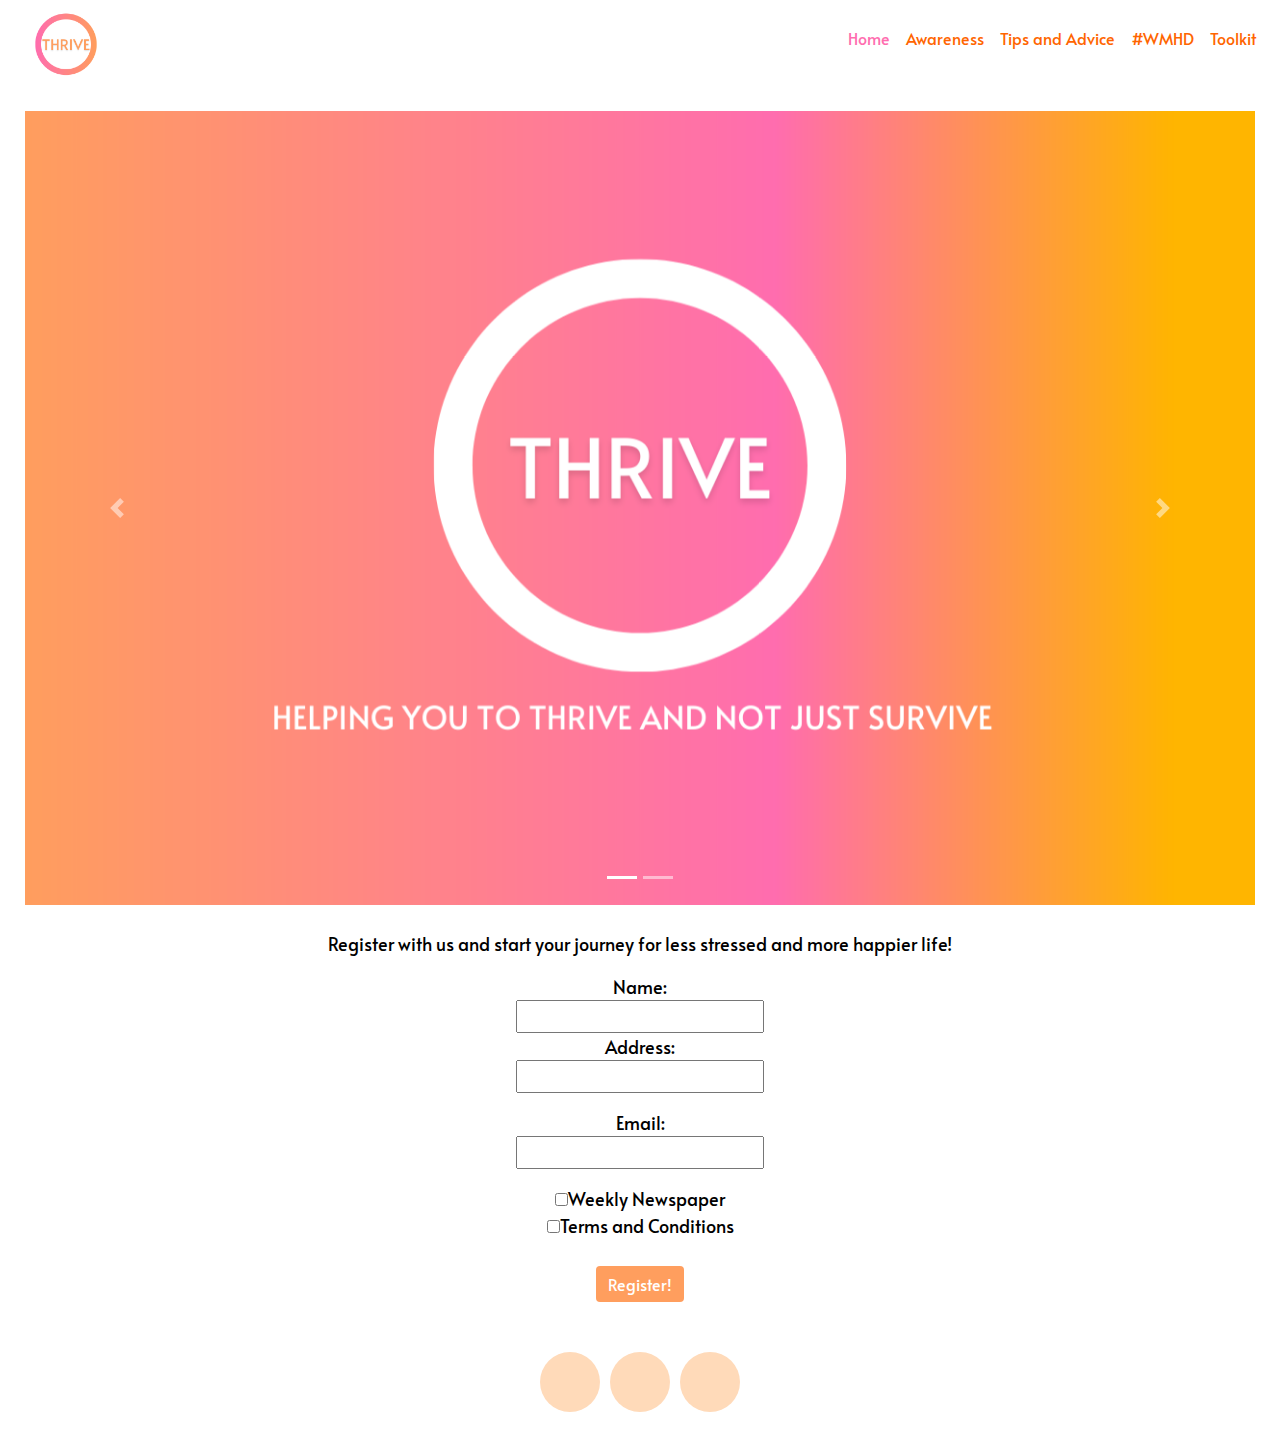
<file: index.html>
<!DOCTYPE html>
<html lang="en">

<head>
  <meta charset="utf-8">

  <!-- this scales the content to display nicely on mobiles/tablets -->
  <meta name="viewport" content="width=device-width, initial-scale=1">

  <title>THRIVE</title>

  <link rel="shortcut icon" href="./favicon.ico" />
  <link rel="icon" href="favicon.ico" type="image/favicon" />

  <!-- Bootstrap and FontAwesome cdn links -->
  <link rel="stylesheet" href="https://stackpath.bootstrapcdn.com/bootstrap/4.3.1/css/bootstrap.min.css"
    integrity="sha384-ggOyR0iXCbMQv3Xipma34MD+dH/1fQ784/j6cY/iJTQUOhcWr7x9JvoRxT2MZw1T" crossorigin="anonymous">
  <link rel="stylesheet" href="https://use.fontawesome.com/releases/v5.8.1/css/all.css"
    integrity="sha384-50oBUHEmvpQ+1lW4y57PTFmhCaXp0ML5d60M1M7uH2+nqUivzIebhndOJK28anvf" crossorigin="anonymous">
  <!-- our custom styles -->
  <link rel="stylesheet" href="./css/styles.css">
  <link href="https://fonts.googleapis.com/css2?family=Alata&display=swap" rel="stylesheet">

</head>

<div class="indexbody">
<body>
  <!-- ==== NAV BAR (BOOTSTRAP) ===== -->
  <!-- use the "fixed-top" bootstrap class to fix the nav bar to the top of page.
         BUT, remember to add enough padding to the top of the <body> -->
           
          <nav class="navbar navbar-expand-md fixed-top navbar-light bg-white">
    
            <a class="navbar-brand" href="#"> 
              <img src="./images/thrivelogo.png" width="70" height="70" alt="thrive logo">
              </a>
          
      <button class="navbar-toggler" type="button" data-toggle="collapse" data-target="#navbarsExampleDefault" aria-controls="navbarsExampleDefault" aria-expanded="false" aria-label="Toggle navigation">
        <span class="navbar-toggler-icon"></span>
      </button>

      <div class="collapse navbar-collapse" id="navbarsExampleDefault">
        <ul class="navbar-nav ml-auto">
          <li class="nav-item">
            <a class="nav-link" href="index.html">Home</a>
          </li>
          <li class="nav-item active">
            <a class="nav-link" href="awareness.html">Awareness</a>
          </li>
          <li class="nav-item active">
            <a class="nav-link" href="tips.html">Tips and Advice</a>
          </li>
          <li class="nav-item active">
            <a class="nav-link" href="wmhd.html">#WMHD</a>
          </li>
          <li class="nav-item active">
            <a class="nav-link" href="toolkit.html">Toolkit</a>
          </li>
        </ul>
      </div>
    </nav>
            
             
          </nav>
        <br>
      <br>
    <br>
      <!-- ==== carousel section (BOOTSTRAP) ==== -->
      <div id="carouselExampleIndicators" class="carousel slide" data-ride="carousel">
        <ol class="carousel-indicators">
          <li data-target="#carouselExampleIndicators" data-slide-to="0" class="active"></li>
          <li data-target="#carouselExampleIndicators" data-slide-to="1"></li>
      
        </ol>
        <div class="carousel-inner">
          <div class="carousel-item active">
            <img src="./images/thrivecolours.png" class="d-block w-100"
              alt="helping you to thrive and not just survive">
          </div>
          <div class="carousel-item">
            <img src="./images/thriveabout.png" class="d-block w-100" alt="about thrive">
  
          </div>
          
        </div>
        <a class="carousel-control-prev" href="#carouselExampleIndicators" role="button" data-slide="prev">
          <span class="carousel-control-prev-icon" aria-hidden="true"></span>
          <span class="sr-only">Previous</span>
        </a>
        <a class="carousel-control-next" href="#carouselExampleIndicators" role="button" data-slide="next">
          <span class="carousel-control-next-icon" aria-hidden="true"></span>
          <span class="sr-only">Next</span>
        </a>
      </div>
      <!-- ==== END carousel section ==== -->


       <!-- ==== REGISTRATION FORM - GIZEM ===-->
      <HEAD>
        <TITLE>Test Input </TITLE>
        <SCRIPT LANGUAGE="JavaScript">
          function readText(form) {
            TestVar = form.inputbox.value;
            alert("You typed: " + TestVar);
          }
          function writeText(form) {
            form.inputbox.value = "Resitered!"
          }
        </SCRIPT>
      </HEAD>

      <BODY>
        <div id="demo">
          <p>Register with us and start your journey for less stressed and more happier life!</p>
          <FORM NAME="myform" ACTION="" METHOD="GET">
            Name: <BR>
            <INPUT TYPE="text" NAME="inputbox" VALUE="">
            <P>
              Address: <BR>
              <INPUT TYPE="text" NAME="inputbox" VALUE="">
            <P>
              Email: <BR>
              <INPUT TYPE="text" NAME="inputbox" VALUE="">
            <P></P>
            <INPUT TYPE="checkbox" NAME="check1" Value="Check1">Weekly Newspaper<BR>
            <INPUT TYPE="checkbox" NAME="check2" Value="Check2">Terms and Conditions <BR>
            <BR>
            <button class="btn btn-primary" type="button" onclick="document.getElementById('demo').style.display='none'">Register!</button>
          </FORM>
        </div>

        <footer>
          <!-- ==== social icons ==== -->
          <a href="https://twitter.com/CodeFirstGirls" target="_blank">
            <span class='social-icon'><i class="fab fa-twitter"></i></span>
          </a>
          <a href="https://facebook.com/codefirstgirls/" target="_blank">
            <span class='social-icon'><i class="fab fa-facebook-f"></i></span>
          </a>
          <a href="https://instagram.com/codefirstgirls/" target="_blank">
            <span class='social-icon'><i class="fab fa-instagram"></i></span>
          </a>
    
        </footer>

<!-- Bootstrap needs the these 3 javascript links for things like carousel and modals to work properly.
         we also need jQuery for the code for the "scroll to the top" code in scripts.js -->
<script src="https://code.jquery.com/jquery-3.3.1.min.js"
  integrity="sha256-FgpCb/KJQlLNfOu91ta32o/NMZxltwRo8QtmkMRdAu8=" crossorigin="anonymous"></script>
<script src="https://cdnjs.cloudflare.com/ajax/libs/popper.js/1.14.7/umd/popper.min.js"
  integrity="sha384-UO2eT0CpHqdSJQ6hJty5KVphtPhzWj9WO1clHTMGa3JDZwrnQq4sF86dIHNDz0W1" crossorigin="anonymous"></script>
<script src="https://stackpath.bootstrapcdn.com/bootstrap/4.3.1/js/bootstrap.min.js"
  integrity="sha384-JjSmVgyd0p3pXB1rRibZUAYoIIy6OrQ6VrjIEaFf/nJGzIxFDsf4x0xIM+B07jRM" crossorigin="anonymous"></script>
<!-- our custom javascript -->
<script src="./js/scripts.js"></script>
</body>
</div>

</div>

<button class="btn btn-primary" onclick="topFunction()" id="go-top-button" title="Go to top">Top</button>
</html>
</file>
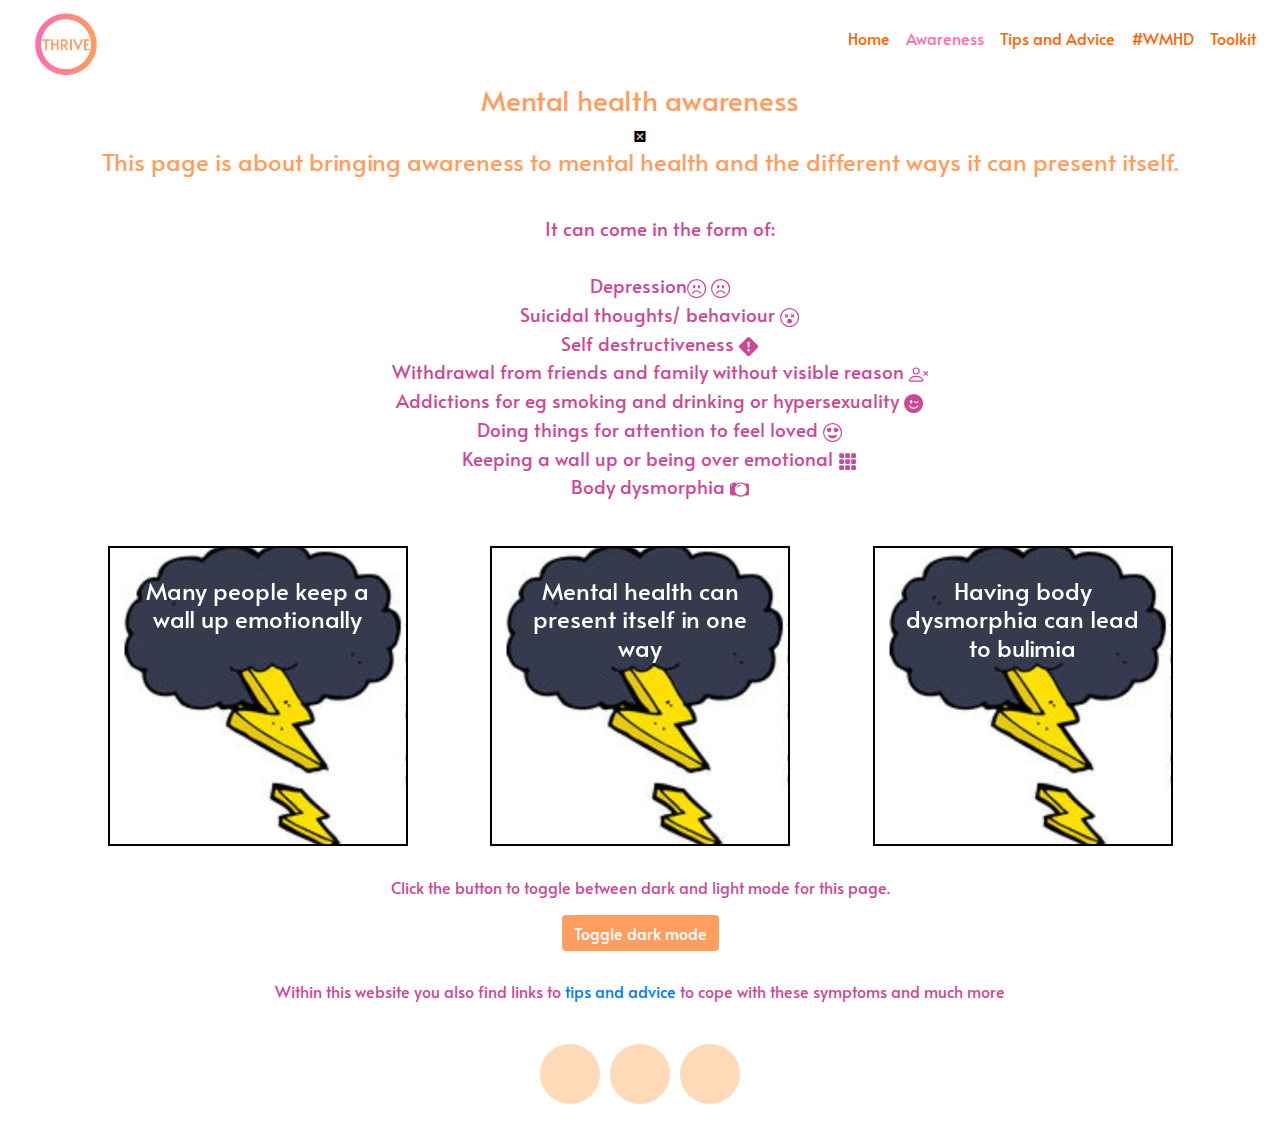
<file: awareness.html>
<!-- ==== AWARENESS TAB - RHIAN ===-->
<!DOCTYPE html>

<head>
    <meta charset="utf-8">

  <!-- this scales the content to display nicely on mobiles/tablets -->
  <meta name="viewport" content="width=device-width, initial-scale=1">

  <title>THRIVE</title>

  <link rel="shortcut icon" href="./favicon.ico" />
  <link rel="icon" href="favicon.ico" type="image/favicon" />

  <!-- Bootstrap and FontAwesome cdn links -->
  <link rel="stylesheet" href="https://stackpath.bootstrapcdn.com/bootstrap/4.3.1/css/bootstrap.min.css"
    integrity="sha384-ggOyR0iXCbMQv3Xipma34MD+dH/1fQ784/j6cY/iJTQUOhcWr7x9JvoRxT2MZw1T" crossorigin="anonymous">
  <link rel="stylesheet" href="https://use.fontawesome.com/releases/v5.8.1/css/all.css"
    integrity="sha384-50oBUHEmvpQ+1lW4y57PTFmhCaXp0ML5d60M1M7uH2+nqUivzIebhndOJK28anvf" crossorigin="anonymous">

  <!-- our custom styles -->
  <link rel="stylesheet" href="./css/styles.css">
  <link href="https://fonts.googleapis.com/css2?family=Alata&display=swap" rel="stylesheet">
</head>

<div class="awarenessbody">
<body>
  <nav class="navbar navbar-expand-md fixed-top navbar-light bg-white">
    
    <a class="navbar-brand" href="#"> 
      <img src="./images/thrivelogo.png" width="70" height="70" alt="thrive logo">
      </a>
  
<button class="navbar-toggler" type="button" data-toggle="collapse" data-target="#navbarsExampleDefault" aria-controls="navbarsExampleDefault" aria-expanded="false" aria-label="Toggle navigation">
<span class="navbar-toggler-icon"></span>
</button>

<div class="collapse navbar-collapse" id="navbarsExampleDefault">
<ul class="navbar-nav ml-auto">
  <li class="nav-item active">
    <a class="nav-link" href="./index.html">Home</a>
  </li>
  <li class="nav-item">
    <a class="nav-link" href="./awareness.html">Awareness</a>
  </li>
  <li class="nav-item active">
    <a class="nav-link" href="./tips.html">Tips and Advice</a>
  </li>
  <li class="nav-item active">
    <a class="nav-link" href="./wmhd.html">#WMHD</a>
  </li>
  <li class="nav-item active">
    <a class="nav-link" href="./toolkit.html">Toolkit</a>
  </li>
</ul>
</div>
</nav>

<main>
  <br>
  <br>
  
      <h3 class="title">Mental health awareness
    

     </h3>

          <div id="div1" class="fa"></div>

          <script>
            function smile() {
              var a;
              a = document.getElementById("div1");
              a.innerHTML = "&#xf118;";
              setTimeout(function () {
                a.innerHTML = "&#xf11a;";
              }, 1000);
              setTimeout(function () {
                a.innerHTML = "&#xf119;";
              }, 2000);
              setTimeout(function () {
                a.innerHTML = "&#xf11a;";
              }, 3000);
            }
            smile();
            setInterval(smile, 4000);
          </script>
      </h1>
    </header>
    <main>
      <h4 class="subheading">This page is about bringing awareness to mental health and the different ways it can present itself.</h4>
      <br>

      <ul class="pages-list">
        <li>It can come in the form of:</li>
        <br>
      <li>Depression<svg width="1em" height="1em" viewBox="0 0 16 16" class="bi bi-emoji-frown" fill="currentColor"
          xmlns="http://www.w3.org/2000/svg">
          <path fill-rule="evenodd" d="M8 15A7 7 0 1 0 8 1a7 7 0 0 0 0 14zm0 1A8 8 0 1 0 8 0a8 8 0 0 0 0 16z" />
          <path fill-rule="evenodd"
            d="M4.285 12.433a.5.5 0 0 0 .683-.183A3.498 3.498 0 0 1 8 10.5c1.295 0 2.426.703 3.032 1.75a.5.5 0 0 0 .866-.5A4.498 4.498 0 0 0 8 9.5a4.5 4.5 0 0 0-3.898 2.25.5.5 0 0 0 .183.683z" />
          <path
            d="M7 6.5C7 7.328 6.552 8 6 8s-1-.672-1-1.5S5.448 5 6 5s1 .672 1 1.5zm4 0c0 .828-.448 1.5-1 1.5s-1-.672-1-1.5S9.448 5 10 5s1 .672 1 1.5z" />
        </svg> <svg width="1em" height="1em" viewBox="0 0 16 16" class="bi bi-emoji-frown" fill="currentColor"
          xmlns="http://www.w3.org/2000/svg">
          <path fill-rule="evenodd" d="M8 15A7 7 0 1 0 8 1a7 7 0 0 0 0 14zm0 1A8 8 0 1 0 8 0a8 8 0 0 0 0 16z" />
          <path fill-rule="evenodd"
            d="M4.285 12.433a.5.5 0 0 0 .683-.183A3.498 3.498 0 0 1 8 10.5c1.295 0 2.426.703 3.032 1.75a.5.5 0 0 0 .866-.5A4.498 4.498 0 0 0 8 9.5a4.5 4.5 0 0 0-3.898 2.25.5.5 0 0 0 .183.683z" />
          <path
            d="M7 6.5C7 7.328 6.552 8 6 8s-1-.672-1-1.5S5.448 5 6 5s1 .672 1 1.5zm4 0c0 .828-.448 1.5-1 1.5s-1-.672-1-1.5S9.448 5 10 5s1 .672 1 1.5z" />
        </svg></li>
      <li>Suicidal thoughts/ behaviour <svg width="1em" height="1em" viewBox="0 0 16 16" class="bi bi-emoji-dizzy"
          fill="currentColor" xmlns="http://www.w3.org/2000/svg">
          <path fill-rule="evenodd" d="M8 15A7 7 0 1 0 8 1a7 7 0 0 0 0 14zm0 1A8 8 0 1 0 8 0a8 8 0 0 0 0 16z" />
          <path fill-rule="evenodd"
            d="M9.146 5.146a.5.5 0 0 1 .708 0l.646.647.646-.647a.5.5 0 0 1 .708.708l-.647.646.647.646a.5.5 0 0 1-.708.708l-.646-.647-.646.647a.5.5 0 1 1-.708-.708l.647-.646-.647-.646a.5.5 0 0 1 0-.708zm-5 0a.5.5 0 0 1 .708 0l.646.647.646-.647a.5.5 0 1 1 .708.708l-.647.646.647.646a.5.5 0 1 1-.708.708L5.5 7.207l-.646.647a.5.5 0 1 1-.708-.708l.647-.646-.647-.646a.5.5 0 0 1 0-.708z" />
          <path d="M10 11a2 2 0 1 1-4 0 2 2 0 0 1 4 0z" />
        </svg></li>
      <li>Self destructiveness <svg width="1em" height="1em" viewBox="0 0 16 16"
          class="bi bi-exclamation-diamond-fill" fill="currentColor" xmlns="http://www.w3.org/2000/svg">
          <path fill-rule="evenodd"
            d="M9.05.435c-.58-.58-1.52-.58-2.1 0L.436 6.95c-.58.58-.58 1.519 0 2.098l6.516 6.516c.58.58 1.519.58 2.098 0l6.516-6.516c.58-.58.58-1.519 0-2.098L9.05.435zM8 4a.905.905 0 0 0-.9.995l.35 3.507a.552.552 0 0 0 1.1 0l.35-3.507A.905.905 0 0 0 8 4zm.002 6a1 1 0 1 0 0 2 1 1 0 0 0 0-2z" />
        </svg></li>
      <li>Withdrawal from friends and family without visible reason <svg width="1em" height="1em"
          viewBox="0 0 16 16" class="bi bi-person-x" fill="currentColor" xmlns="http://www.w3.org/2000/svg">
          <path fill-rule="evenodd"
            d="M8 5a2 2 0 1 1-4 0 2 2 0 0 1 4 0zM6 8a3 3 0 1 0 0-6 3 3 0 0 0 0 6zm6 5c0 1-1 1-1 1H1s-1 0-1-1 1-4 6-4 6 3 6 4zm-1-.004c-.001-.246-.154-.986-.832-1.664C9.516 10.68 8.289 10 6 10c-2.29 0-3.516.68-4.168 1.332-.678.678-.83 1.418-.832 1.664h10zm1.146-7.85a.5.5 0 0 1 .708 0L14 6.293l1.146-1.147a.5.5 0 0 1 .708.708L14.707 7l1.147 1.146a.5.5 0 0 1-.708.708L14 7.707l-1.146 1.147a.5.5 0 0 1-.708-.708L13.293 7l-1.147-1.146a.5.5 0 0 1 0-.708z" />
        </svg></li>
      <li>Addictions for eg smoking and drinking or hypersexuality <svg width="1em" height="1em" viewBox="0 0 16 16"
          class="bi bi-emoji-wink-fill" fill="currentColor" xmlns="http://www.w3.org/2000/svg">
          <path fill-rule="evenodd"
            d="M8 0a8 8 0 1 1 0 16A8 8 0 0 1 8 0zM7 6.5C7 7.328 6.552 8 6 8s-1-.672-1-1.5S5.448 5 6 5s1 .672 1 1.5zM4.285 9.567a.5.5 0 0 1 .683.183A3.498 3.498 0 0 0 8 11.5a3.498 3.498 0 0 0 3.032-1.75.5.5 0 1 1 .866.5A4.498 4.498 0 0 1 8 12.5a4.498 4.498 0 0 1-3.898-2.25.5.5 0 0 1 .183-.683zm5.152-3.31a.5.5 0 0 0-.874.486c.33.595.958 1.007 1.687 1.007.73 0 1.356-.412 1.687-1.007a.5.5 0 0 0-.874-.486.934.934 0 0 1-.813.493.934.934 0 0 1-.813-.493z" />
        </svg></li>
      <li>Doing things for attention to feel loved <svg width="1em" height="1em" viewBox="0 0 16 16"
          class="bi bi-emoji-heart-eyes" fill="currentColor" xmlns="http://www.w3.org/2000/svg">
          <path fill-rule="evenodd" d="M8 15A7 7 0 1 0 8 1a7 7 0 0 0 0 14zm0 1A8 8 0 1 0 8 0a8 8 0 0 0 0 16z" />
          <path fill-rule="evenodd"
            d="M11.315 10.014a.5.5 0 0 1 .548.736A4.498 4.498 0 0 1 7.965 13a4.498 4.498 0 0 1-3.898-2.25.5.5 0 0 1 .548-.736h.005l.017.005.067.015.252.055c.215.046.515.108.857.169.693.124 1.522.242 2.152.242.63 0 1.46-.118 2.152-.242a26.58 26.58 0 0 0 1.109-.224l.067-.015.017-.004.005-.002zM4.756 4.566c.763-1.424 4.02-.12.952 3.434-4.496-1.596-2.35-4.298-.952-3.434zm6.488 0c1.398-.864 3.544 1.838-.952 3.434-3.067-3.554.19-4.858.952-3.434z" />
        </svg></li>
      <li>Keeping a wall up or being over emotional <svg width="1em" height="1em" viewBox="0 0 16 16"
          class="bi bi-grid-3x3-gap-fill" fill="currentColor" xmlns="http://www.w3.org/2000/svg">
          <path
            d="M1 2a1 1 0 0 1 1-1h2a1 1 0 0 1 1 1v2a1 1 0 0 1-1 1H2a1 1 0 0 1-1-1V2zm5 0a1 1 0 0 1 1-1h2a1 1 0 0 1 1 1v2a1 1 0 0 1-1 1H7a1 1 0 0 1-1-1V2zm5 0a1 1 0 0 1 1-1h2a1 1 0 0 1 1 1v2a1 1 0 0 1-1 1h-2a1 1 0 0 1-1-1V2zM1 7a1 1 0 0 1 1-1h2a1 1 0 0 1 1 1v2a1 1 0 0 1-1 1H2a1 1 0 0 1-1-1V7zm5 0a1 1 0 0 1 1-1h2a1 1 0 0 1 1 1v2a1 1 0 0 1-1 1H7a1 1 0 0 1-1-1V7zm5 0a1 1 0 0 1 1-1h2a1 1 0 0 1 1 1v2a1 1 0 0 1-1 1h-2a1 1 0 0 1-1-1V7zM1 12a1 1 0 0 1 1-1h2a1 1 0 0 1 1 1v2a1 1 0 0 1-1 1H2a1 1 0 0 1-1-1v-2zm5 0a1 1 0 0 1 1-1h2a1 1 0 0 1 1 1v2a1 1 0 0 1-1 1H7a1 1 0 0 1-1-1v-2zm5 0a1 1 0 0 1 1-1h2a1 1 0 0 1 1 1v2a1 1 0 0 1-1 1h-2a1 1 0 0 1-1-1v-2z" />
        </svg></li>
      <li>Body dysmorphia <svg width="1em" height="1em" viewBox="0 0 16 16" class="bi bi-camera2"
          fill="currentColor" xmlns="http://www.w3.org/2000/svg">
          <path d="M9 5C7.343 5 5 6.343 5 8a4 4 0 0 1 4-4v1z" />
          <path fill-rule="evenodd"
            d="M14.333 3h-2.015A5.97 5.97 0 0 0 9 2a5.972 5.972 0 0 0-3.318 1H1.667C.747 3 0 3.746 0 4.667v6.666C0 12.253.746 13 1.667 13h4.015c.95.632 2.091 1 3.318 1a5.973 5.973 0 0 0 3.318-1h2.015c.92 0 1.667-.746 1.667-1.667V4.667C16 3.747 15.254 3 14.333 3zM1.5 5a.5.5 0 1 0 0-1 .5.5 0 0 0 0 1zM9 13A5 5 0 1 0 9 3a5 5 0 0 0 0 10z" />
          <path d="M2 3a1 1 0 0 1 1-1h1a1 1 0 0 1 0 2H3a1 1 0 0 1-1-1z" />
        </svg>
      </li>
      </ul>
      </br>
      <div class="flip-container">

        <div class="flip-card">
          <div class="flip-card-inner">
            <div class="flip-card-front-cloud">
              <div class="flip-card-wrapper">
                <h4></br>Many people keep a wall up emotionally</h4>
              </div>
            </div>
            <div class="flip-card-back" id="truecard">
              <div class="flip-card-wrapper">
                <h1>FACT!</h1>
                <p>Whether it be by bottling up their emotions or pushing people away when they get too close or by
                  becoming self destructive!</p>
              </div>
            </div>
          </div>
        </div>

        <div class="flip-card">
          <div class="flip-card-inner">
            <div class="flip-card-front-cloud">
              <div class="flip-card-wrapper">
                <h4></br>Mental health can present itself in one way</h4>
              </div>
            </div>
            <div class="flip-card-back">
              <div class="flip-card-wrapper">
                <h1>MYTH!</h1>
                <p>Mental health can present itself in numerous ways, a person for eg can have both depression and
                  anxiety</p>
              </div>
            </div>
          </div>
        </div>

        <div class="flip-card">
          <div class="flip-card-inner">
            <div class="flip-card-front-cloud">
              <div class="flip-card-wrapper">
                <h4></br>Having body dysmorphia can lead to bulimia</h4>
              </div>
            </div>
            <div class="flip-card-back">
              <div class="flip-card-wrapper">
                <h1>MYTH!</h1>
                <p>Body dysmorphia does not necessarily lead the person to extreme/ harmful measures to modify their
                  body
                </p>
              </div>
            </div>
          </div>
        </div>

      </div>
      </br>
      <p class="text">Click the button to toggle between dark and light mode for this page.</p>


      <button class="btn btn-primary" onclick="myFunction()">Toggle dark mode</button>
      <script>
        function myFunction() {
           var element = document.body;
           element.classList.toggle("dark-mode");
        }
        </script>
      
      ​
    </main>
    </br>
    <p class="text">Within this website you also find links to <a href="tips.html">tips and advice</a> to cope with these symptoms and much more</p>
  </body>
</div>
</div>
</div>
<footer>
  <!-- ==== social icons ==== -->
  <a href="https://twitter.com/CodeFirstGirls" target="_blank">
    <span class='social-icon'><i class="fab fa-twitter"></i></span>
  </a>
  <a href="https://facebook.com/codefirstgirls/" target="_blank">
    <span class='social-icon'><i class="fab fa-facebook-f"></i></span>
  </a>
  <a href="https://instagram.com/codefirstgirls/" target="_blank">
    <span class='social-icon'><i class="fab fa-instagram"></i></span>
  </a>

</footer>
<script src="https://code.jquery.com/jquery-3.3.1.min.js"
  integrity="sha256-FgpCb/KJQlLNfOu91ta32o/NMZxltwRo8QtmkMRdAu8=" crossorigin="anonymous"></script>
<script src="https://cdnjs.cloudflare.com/ajax/libs/popper.js/1.14.7/umd/popper.min.js"
  integrity="sha384-UO2eT0CpHqdSJQ6hJty5KVphtPhzWj9WO1clHTMGa3JDZwrnQq4sF86dIHNDz0W1" crossorigin="anonymous"></script>
<script src="https://stackpath.bootstrapcdn.com/bootstrap/4.3.1/js/bootstrap.min.js"
  integrity="sha384-JjSmVgyd0p3pXB1rRibZUAYoIIy6OrQ6VrjIEaFf/nJGzIxFDsf4x0xIM+B07jRM" crossorigin="anonymous"></script>
<script src="./js/scripts.js"></script>
<button class="btn btn-primary" onclick="topFunction()" id="go-top-button" title="Go to top">Top</button>
</html>
</file>
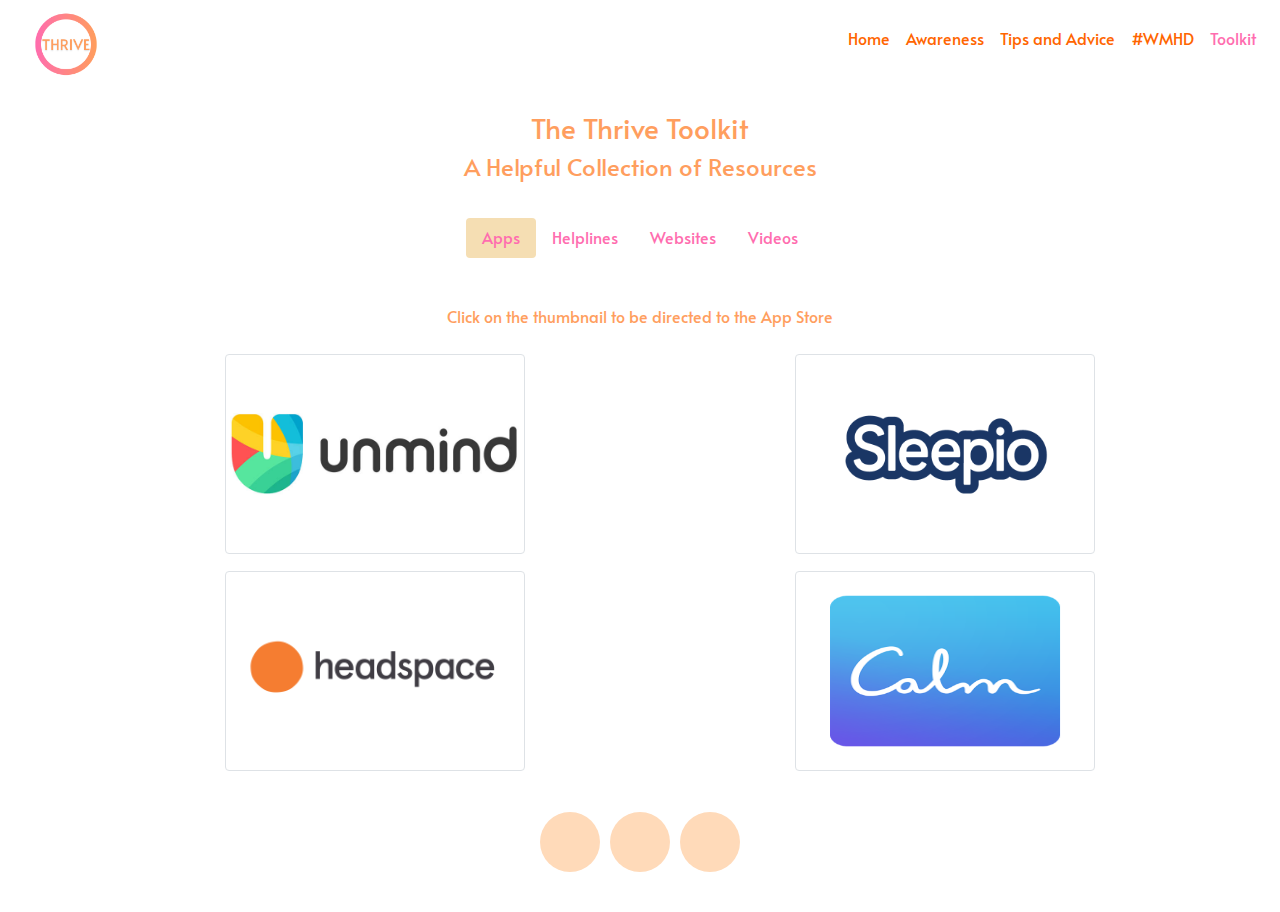
<file: toolkit.html>
<!DOCTYPE html>
<html lang="en">

<head>
  <meta charset="UTF-8">
  <meta name="viewport" content="width=device-width, initial-scale=1">


  <title>Thrive- Toolkit</title>
  <link rel="shortcut icon" href="./favicon.ico" />
  <link rel="icon" href="favicon.ico" type="image/favicon" />
  <!-- Bootstrap and FontAwesome cdn links -->
  <link rel="stylesheet" href="https://stackpath.bootstrapcdn.com/bootstrap/4.3.1/css/bootstrap.min.css"
    integrity="sha384-ggOyR0iXCbMQv3Xipma34MD+dH/1fQ784/j6cY/iJTQUOhcWr7x9JvoRxT2MZw1T" crossorigin="anonymous">
  <link rel="stylesheet" href="https://use.fontawesome.com/releases/v5.8.1/css/all.css"
    integrity="sha384-50oBUHEmvpQ+1lW4y57PTFmhCaXp0ML5d60M1M7uH2+nqUivzIebhndOJK28anvf" crossorigin="anonymous">
  <!-- our custom styles -->
  <link rel="stylesheet" href="./css/styles.css">
  <link href="https://fonts.googleapis.com/css2?family=Alata&display=swap" rel="stylesheet">


  <title>Thrive Toolkit</title>
  <!--Bootstrap-->

</head>

<body>
  <div class="toolkitbody">



    <nav class="navbar navbar-expand-md fixed-top navbar-light bg-white">

      <a class="navbar-brand" href="#">
        <img src="./images/thrivelogo.png" width="70" height="70" alt="thrive logo">
      </a>

      <button class="navbar-toggler" type="button" data-toggle="collapse" data-target="#navbarsExampleDefault"
        aria-controls="navbarsExampleDefault" aria-expanded="false" aria-label="Toggle navigation">
        <span class="navbar-toggler-icon"></span>
      </button>

      <div class="collapse navbar-collapse" id="navbarsExampleDefault">
        <ul class="navbar-nav ml-auto">
          <li class="nav-item active">
            <a class="nav-link" href="./index.html">Home</a>
          </li>
          <li class="nav-item active">
            <a class="nav-link" href="./awareness.html">Awareness</a>
          </li>
          <li class="nav-item active">
            <a class="nav-link" href="./tips.html">Tips and Advice</a>
          </li>
          <li class="nav-item active">
            <a class="nav-link" href="./wmhd.html">#WMHD</a>
          </li>
          <li class="nav-item">
            <a class="nav-link" href="./toolkit.html">Toolkit</a>
          </li>
        </ul>
      </div>
    </nav>


    <main>
      <header>
        <br>
        <br>
        <br>
        <h3 class="title"> The Thrive Toolkit</h3>
        <h4 class="subheading"> A Helpful Collection of Resources</h4>
        <br>

      </header>




      <!--toolkitnavbar-->
      <div class="nav nav-pills nav-fill justify-content-center" id="v-pills-tab" role="tablist"
        aria-orientation="horizontal">
        <a class="nav-link active" id="v-pills-apps-tab" data-toggle="pill" href="#v-pills-apps" role="tab"
          aria-controls="v-pills-apps" aria-selected="true">Apps</a>
        <a class="nav-link" id="v-pills-helplines-tab" data-toggle="pill" href="#v-pills-helplines" role="tab"
          aria-controls="v-pills-helplines" aria-selected="false">Helplines</a>
        <a class="nav-link" id="v-pills-websites-tab" data-toggle="pill" href="#v-pills-websites" role="tab"
          aria-controls="v-pills-websites" aria-selected="false">Websites</a>
        <a class="nav-link" id="v-pills-videos-tab" data-toggle="pill" href="#v-pills-videos" role="tab"
          aria-controls="v-pills-videos" aria-selected="false">Videos</a>
      </div>
      <br>


      <div class="tab-content" id="v-pills-tabContent">

        <div class="tab-pane fade show active" id="v-pills-apps" role="tabpanel" aria-labelledby="v-pills-apps-tab">
          <br>

          <h6 class="subheading"> Click on the thumbnail to be directed to the App Store</h6>
          <br>
          <div class="container">
            <div class="row">
              <div class="col">

              </div>
              <div class="col">

              </div>
            </div>
            <div class="row">
              <div class="col">
                <ul class="toolkitunorderedlist">
                  <li class="toolkitlist">
                    <a href="https://apps.apple.com/gb/app/unmind-nurture-your-mind/id1327302257">
                      <img class="img-thumbnail" src="images/unmind.jpg" alt="Unmind logo">
                    </a>
                  </li>

                  <br>


                  <li class="toolkitlist">
                    <a href="https://apps.apple.com/gb/app/headspace-meditation-sleep/id493145008">
                      <img class="img-thumbnail" src="images/headspace.jpg" alt="Headspace logo">
                    </a>

                  </li>

                </ul>
              </div>
              <div class="col">
                <ul class="toolkitunorderedlist">


                  <li class="toolkitlist">
                    <a
                      href="https://apps.apple.com/gb/app/sleepio/id910208298#:~:text=Sleepio%20is%20designed%20to%20teach,virtual%20sleep%20expert%2C%20The%20Prof.">
                      <img class="img-thumbnail" src="images/sleepio.jpg" alt="Sleepio logo">
                    </a>
                  </li>
                  <br>



                  <li class="toolkitlist">
                    <a href="https://apps.apple.com/us/app/calm/id571800810">
                      <img class="img-thumbnail" src="images/calm.png" alt="Calm logo">
                    </a>
                  </li>
                </ul>
              </div>
            </div>

          </div>
        </div>

        <div class="tab-pane fade" id="v-pills-helplines" role="tabpanel" aria-labelledby="v-pills-helplines-/tab">
          <div id="Helplines">
    <br>
            <h6 class="subheading">Click on the thumbnail to be directed to the relevant websites</h6>
<br>
            <p class="toolkithelplinelist">
            <p class="toolkitlist">
              <a href="https://www.samaritans.org/">
                <img class="img-thumbnail" src="images/samaritans.jpg" alt="Samaritans logo">
              </a>
            <p class="text"> Telephone Number: 116 123 </p>
            </p>
            <p class="toolkitlist">
              <a href="https://www.nightline.ac.uk/">
                <img class="img-thumbnail" src="images/nightline.png" alt="Nightline logo">
              </a>
              <p class="text"> Use the Website to find the relevant contact number</p>
            
            <br>


            <p class="toolkitlist">
              <a href="https://switchboard.lgbt/">
                <img class="img-thumbnail" src="images/switchboard.png" alt="Switchboard logo">
              </a>
              <p class="text"> Contact Number: 020 7837 6768</p>
            </p>
            </ul>
          </div>
        </div>

        <div class="tab-pane fade" id="v-pills-websites" role="tabpanel" aria-labelledby="v-pills-websites-tab">
          <div id="Websites">
<br>
            <ul class="toolkitunorderedlist">
              <br>
              <li class="toolkitlist">
                <a href="https://www.mind.org.uk/">
                  <img class="img-thumbnail" src="images/Mind.gif" alt="Mind logo">
                  <p class="text"> www.mind.org.uk</p>
                </a>

              </li>
              <li class="toolkitlist">
                <a href="https://www.happify.com/">
                  <img class="img-thumbnail" src="images/happify.png" alt="Happify logo">
                  <p class="text"> www.happify.com</p>
                </a>
              </li>
            </ul>
          </div>
        </div>

        <div class="tab-pane fade" id="v-pills-videos" role="tabpanel" aria-labelledby="v-pills-videos-tab">
          <div id="Videos">
            <br>
            <ul class="toolkitunorderedlist">
              <li class="toolkitlist"></li>
              <p class="text"> Deep Relaxation Meditation </p>
              <iframe class="toolkitvideo" width="560" height="315" src="https://www.youtube.com/embed/Jyy0ra2WcQQ"
                frameborder="0"
                allow="accelerometer; autoplay; clipboard-write; encrypted-media; gyroscope; picture-in-picture"
                allowfullscreen></iframe>
                <br>
                <br>
              <li class="toolkitlist"></li>
              <p class="text"> Progressive Muscle Relaxation </p>
              <iframe class="toolkitvideo" width="560" height="315" src="https://www.youtube.com/embed/86HUcX8ZtAk"
                frameborder="0"
                allow="accelerometer; autoplay; clipboard-write; encrypted-media; gyroscope; picture-in-picture"
                allowfullscreen></iframe>

              </iframe>
            </ul>
          </div>
        </div>


      </div>



    </main>

    <footer>
      <!-- ==== social icons ==== -->
      <a href="https://twitter.com/CodeFirstGirls" target="_blank">
        <span class='social-icon'><i class="fab fa-twitter"></i></span>
      </a>
      <a href="https://facebook.com/codefirstgirls/" target="_blank">
        <span class='social-icon'><i class="fab fa-facebook-f"></i></span>
      </a>
      <a href="https://instagram.com/codefirstgirls/" target="_blank">
        <span class='social-icon'><i class="fab fa-instagram"></i></span>
      </a>

    </footer>
    <script src="https://code.jquery.com/jquery-3.3.1.min.js"
      integrity="sha256-FgpCb/KJQlLNfOu91ta32o/NMZxltwRo8QtmkMRdAu8=" crossorigin="anonymous"></script>
    <script src="https://cdnjs.cloudflare.com/ajax/libs/popper.js/1.14.7/umd/popper.min.js"
      integrity="sha384-UO2eT0CpHqdSJQ6hJty5KVphtPhzWj9WO1clHTMGa3JDZwrnQq4sF86dIHNDz0W1"
      crossorigin="anonymous"></script>
    <script src="https://stackpath.bootstrapcdn.com/bootstrap/4.3.1/js/bootstrap.min.js"
      integrity="sha384-JjSmVgyd0p3pXB1rRibZUAYoIIy6OrQ6VrjIEaFf/nJGzIxFDsf4x0xIM+B07jRM"
      crossorigin="anonymous"></script>



  </div>
</body>


<script src="./js/scripts.js"></script>
<button class="btn btn-primary" onclick="topFunction()" id="go-top-button" title="Go to top">Top</button>

</html>
</file>
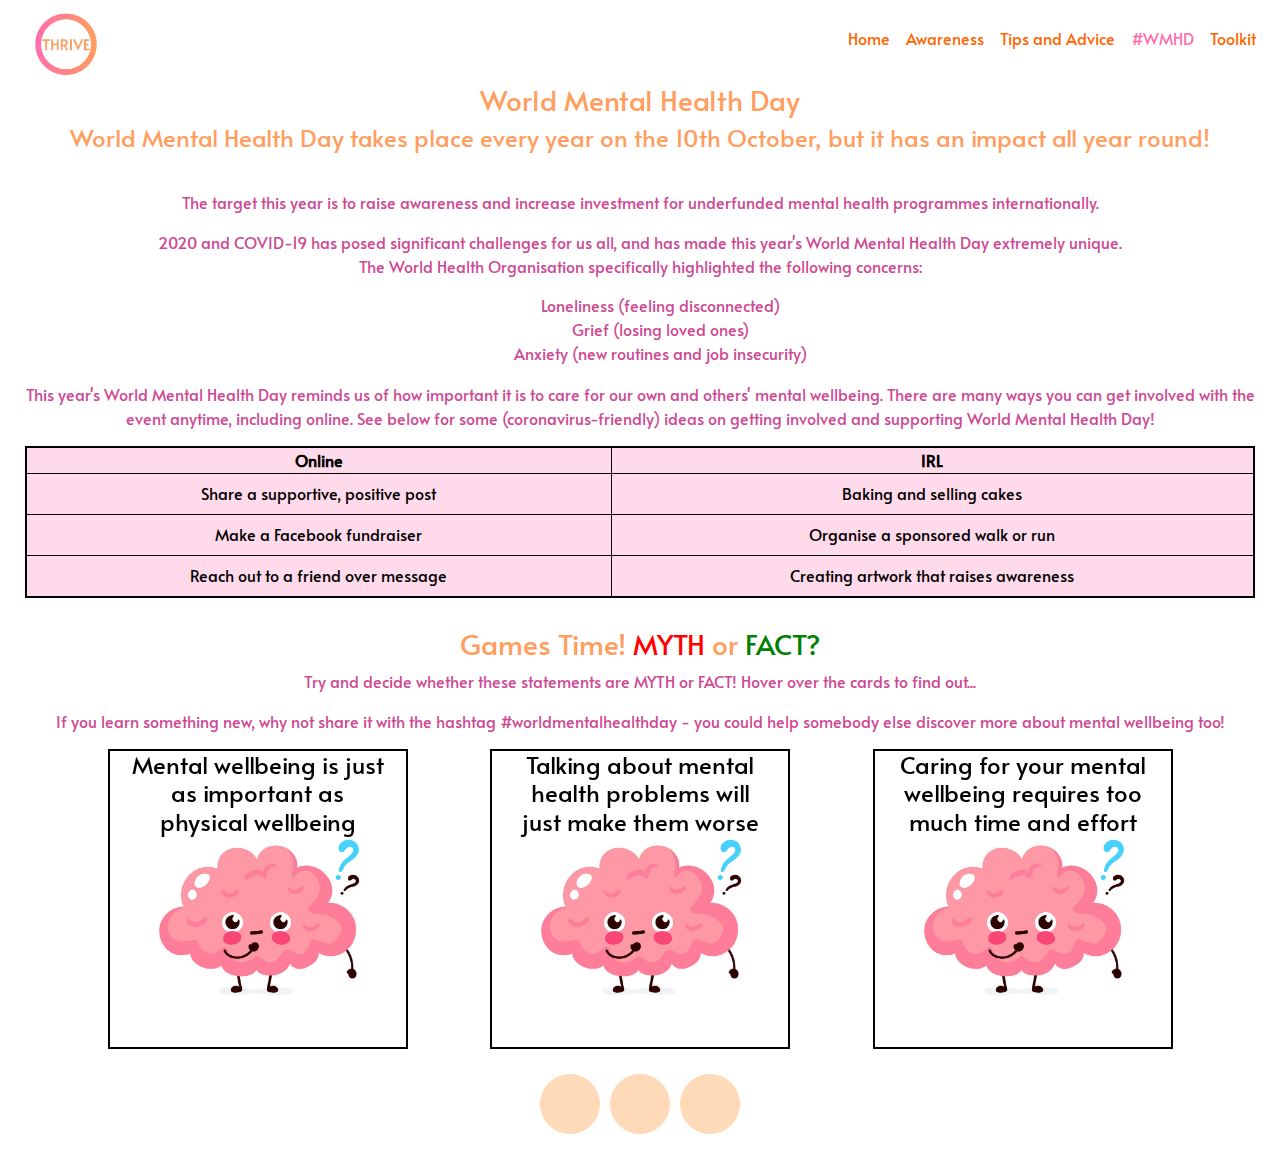
<file: wmhd.html>
<!DOCTYPE html>
<html lang="en">

<head>
  <meta charset="UTF-8">
  <meta name="viewport" content="width=device-width, initial-scale=1.0">
  <meta http-equiv="X-UA-Compatible" content="ie=edge">
  <title>World Mental Health Day</title>
  <link rel="shortcut icon" href="./favicon.ico" />
  <link rel="icon" href="favicon.ico" type="image/favicon" />
  <!-- Bootstrap and FontAwesome cdn links -->
  <link rel="stylesheet" href="https://stackpath.bootstrapcdn.com/bootstrap/4.3.1/css/bootstrap.min.css"
    integrity="sha384-ggOyR0iXCbMQv3Xipma34MD+dH/1fQ784/j6cY/iJTQUOhcWr7x9JvoRxT2MZw1T" crossorigin="anonymous">
  <link rel="stylesheet" href="https://use.fontawesome.com/releases/v5.8.1/css/all.css"
    integrity="sha384-50oBUHEmvpQ+1lW4y57PTFmhCaXp0ML5d60M1M7uH2+nqUivzIebhndOJK28anvf" crossorigin="anonymous">
  <!-- our custom styles -->
  <link rel="stylesheet" href="./css/styles.css">
  <link href="https://fonts.googleapis.com/css2?family=Alata&display=swap" rel="stylesheet">



</head>

<div class='wmhdbody'>

  <body>
    <nav class="navbar navbar-expand-md fixed-top navbar-light bg-white">

      <a class="navbar-brand" href="#">
        <img src="./images/thrivelogo.png" width="70" height="70" alt="thrive logo">
      </a>

      <button class="navbar-toggler" type="button" data-toggle="collapse" data-target="#navbarsExampleDefault"
        aria-controls="navbarsExampleDefault" aria-expanded="false" aria-label="Toggle navigation">
        <span class="navbar-toggler-icon"></span>
      </button>

      <div class="collapse navbar-collapse" id="navbarsExampleDefault">
        <ul class="navbar-nav ml-auto">
          <li class="nav-item active">
            <a class="nav-link" href="./index.html">Home</a>
          </li>
          <li class="nav-item active">
            <a class="nav-link" href="./awareness.html">Awareness</a>
          </li>
          <li class="nav-item active">
            <a class="nav-link" href="./tips.html">Tips and Advice</a>
          </li>
          <li class="nav-item">
            <a class="nav-link" href="./wmhd.html">#WMHD</a>
          </li>
          <li class="nav-item active">
            <a class="nav-link" href="./toolkit.html">Toolkit</a>
          </li>
        </ul>
      </div>
    </nav>

    <br>
    <br>

    <header>
      <h3 class="title">
        World Mental Health Day
      </h3>
    </header>

    <main>
      <h4 class="subheading">World Mental Health Day takes place every year on the 10th October, but it has an impact
        all year round!</h4>
      <br>
      <p class="text">The target this year is to raise awareness and increase investment for underfunded mental health
        programmes internationally.</p>
      <p class="text">2020 and COVID-19 has posed significant challenges for us all, and has made this year's World
        Mental Health Day extremely unique.
        </br>The World Health Organisation specifically highlighted the following concerns:
      </p>

      <div>
        <ul class="pages-list">
          <li>Loneliness (feeling disconnected)</li>
          <li>Grief (losing loved ones)</li>
          <li>Anxiety (new routines and job insecurity)</li>
        </ul>
      </div>

      <p class="text">This year's World Mental Health Day reminds us of how important it is to care for
        our own and others' mental wellbeing. There are many ways you can get involved with the event
        anytime, including online. See below for some (coronavirus-friendly) ideas on getting involved and supporting
        World Mental Health Day!
      </p>

      <div class="tab">
        <table id="wmhdTable">
          <thead>
            <tr>
              <th>Online</th>
              <th>IRL</th>
            </tr>
          </thead>
          <tbody>
            <tr>
              <td>Share a supportive, positive post</td>
              <td>Baking and selling cakes</td>
            </tr>
            <tr>
              <td>Make a Facebook fundraiser</td>
              <td>Organise a sponsored walk or run</td>
            </tr>
            <tr>
              <td>Reach out to a friend over message</td>
              <td>Creating artwork that raises awareness</td>
            </tr>
          </tbody>
        </table>
      </div>

      <br>
      <div>
        <h3 class="subheading">Games Time! <span style="color: red">MYTH</span> or <span
            style="color: green">FACT?</span></h3>
        <p class="text">Try and decide whether these statements are MYTH or FACT! Hover over the cards to find out...
        </p>
        <p class="text">If you learn something new, why not share it with the hashtag #worldmentalhealthday - you could
          help somebody else discover
          more about mental wellbeing too!
        </p>
      </div>

    </main>


    <div class="flip-container">

      <div class="flip-card">
        <div class="flip-card-inner">
          <div class="flip-card-front">
            <div class="flip-card-wrapper">
              <h4>Mental wellbeing is just as important as physical wellbeing</h4>
            </div>
          </div>
          <div class="flip-card-back" id="truecard">
            <div class="flip-card-wrapper">
              <h1>FACT!</h1>
              <p>It's important to take care of our health as a whole, and that includes our minds. They need just as
                much
                love
                as our bodies!</p>
            </div>
          </div>
        </div>
      </div>

      <div class="flip-card">
        <div class="flip-card-inner">
          <div class="flip-card-front">
            <div class="flip-card-wrapper">
              <h4>Talking about mental health problems will just make them worse</h4>
            </div>
          </div>
          <div class="flip-card-back">
            <div class="flip-card-wrapper">
              <h1>MYTH!</h1>
              <p>Many people find that sharing their worries helps, even if it's difficult. This can also help to
                de-stigmatise
                mental illness, and help others speak out too.</p>
            </div>
          </div>
        </div>
      </div>

      <div class="flip-card">
        <div class="flip-card-inner">
          <div class="flip-card-front">
            <div class="flip-card-wrapper">
              <h4>Caring for your mental wellbeing requires too much time and effort</h4>
            </div>
          </div>
          <div class="flip-card-back">
            <div class="flip-card-wrapper">
              <h1>MYTH!</h1>
              <p>There are loads of small, easy things you can do that could make a big difference to your mental
                wellbeing.
                It
                doesn't have to involve any overwhelming changes. Check out the <a href=tips.html>tips and advice page</a> for more ideas!</p>
            </div>
          </div>
        </div>
      </div>

    </div>

    <footer>
      <!-- ==== social icons ==== -->
      <a href="https://twitter.com/CodeFirstGirls" target="_blank">
        <span class='social-icon'><i class="fab fa-twitter"></i></span>
      </a>
      <a href="https://facebook.com/codefirstgirls/" target="_blank">
        <span class='social-icon'><i class="fab fa-facebook-f"></i></span>
      </a>
      <a href="https://instagram.com/codefirstgirls/" target="_blank">
        <span class='social-icon'><i class="fab fa-instagram"></i></span>
      </a>

    </footer>

    <script src="https://code.jquery.com/jquery-3.3.1.min.js"
      integrity="sha256-FgpCb/KJQlLNfOu91ta32o/NMZxltwRo8QtmkMRdAu8=" crossorigin="anonymous"></script>
    <script src="https://cdnjs.cloudflare.com/ajax/libs/popper.js/1.14.7/umd/popper.min.js"
      integrity="sha384-UO2eT0CpHqdSJQ6hJty5KVphtPhzWj9WO1clHTMGa3JDZwrnQq4sF86dIHNDz0W1"
      crossorigin="anonymous"></script>
    <script src="https://stackpath.bootstrapcdn.com/bootstrap/4.3.1/js/bootstrap.min.js"
      integrity="sha384-JjSmVgyd0p3pXB1rRibZUAYoIIy6OrQ6VrjIEaFf/nJGzIxFDsf4x0xIM+B07jRM"
      crossorigin="anonymous"></script>
    <script src="./js/scripts.js"></script>
    <button class="btn btn-primary" onclick="topFunction()" id="go-top-button" title="Go to top">Top</button>

  </body>
</div>


</html>
</file>
<file: css/styles.css>
/*navbar*/
.navbar {
  min-height: 70px;
}

.navbar-light .nav-item.active .nav-link {
  color:  #FF6500;
}

.navbar-light .nav-item:focus .nav-link {
color:  #FF6500
}
.navbar-light .nav-item:hover .nav-link {
        color: #FF9E5E;
}

.navbar-light .nav-item .nav-link {
  color: #ff6daf;
}

.navbar-brand {
  padding: 0 15px;
  height: 70px;
  line-height: 70px;
}

.navbar-toggle {
  /* (80px - button height 34px) / 2 = 23px */
  margin-top: 23px;
  padding: 9px 10px !important;
}

@media (min-width: 768px) {
  .navbar-nav > li > a {
    /* (80px - line-height of 27px) / 2 = 26.5px */
    padding-top: 10px;
    padding-bottom: 20px;
    line-height: 20px;
  }
}


/*indexsection*/
.indexbody{
  font-family: 'alata','sans-serif';
  align-items: center;
  text-align: center;
}
body {
  padding-top: 20px;  /* allow enough space for a fixed navbar (56px is the height of the navbar here) */
  min-height: 100vh;  /* i.e minimum width is 100% of the "viewport height"... i.e the full screen height */
  background-color: white;
  color: black;
}

#carouselExampleIndicators img {
  width: 100%;  /* fit the image within the div */
  /* FANCY ADVANCED CSS - calc():
         calculates the height of the full page (100vh)
         minus the height of the navbar (56px)
         minus the height of the second-navbar (50px)
    allocates this height to the carousel images, so that the carousel, navbar, and second-navbar can all fit on the page (regardless of screen size)
 */
  height: calc(100vh - 56px - 50px);
  object-fit: cover;  /* "object-fit" property has various options for fitting an image within a specified space (works because both the img width and height are specified) */
}

footer {
  display: flex;  /* allows use of "justify-content" property */
  justify-content: center;  /* horizontally centers the contents (the social icons) */
  background-color:white;
  height: 100px;
  padding: 20px;
}

footer a {
  margin: 5px;
  text-decoration: none!important;
}

.social-icon {
  display: inline-flex;  /* allows use of "justify-content" and "align-items" properties */
  width: 60px;
  height: 60px;
  color:palevioletred;
  background-color:peachpuff;
  justify-content: center;  /* horizontally centers the contents (the FontAwesome icon) */
  align-items: center;  /* vertically centers the contents (the FontAwesome icon) */
  border-radius: 50%;  /* makes it round (circle if width and height are the same) */
}

.social-icon:hover {
  color: #222;  /* change color when hover over the link */
}


#go-top-button {
  width: 50px;
  height: 50px;
  display: none;  /* Hidden by default */
  position: fixed;  /* Fixed/sticky position */
  bottom: 20px;  /* Place the button 20px from the bottom of the page */
  right: 30px;  /* Place the button 30px from the right */
  z-index: 99;  /* Make sure it does not overlap */
  border-radius: 50%;  /* makes it round (circle if width and height are the same) */
}

.dark-mode {
  background-color: black;
  color: white;
}

.flip-card {
  background-color: transparent;
  width: 300px;
  height: 300px;
  perspective: 1000px;
  /* Remove this if you don't want the 3D effect */
}

/* This container is needed to position the front and back side */

.flip-card-inner {
  position: relative;
  width: 100%;
  height: 100%;
  text-align: center;
  transition: transform 0.8s;
  transform-style: preserve-3d;
}

/* Do an horizontal flip when you move the mouse over the flip box container */

.flip-card:hover .flip-card-inner {
  transform: rotateY(180deg);
}

/* Position the front and back side */

.flip-card-front, .flip-card-back {
  position: absolute;
  width: 100%;
  height: 100%;
  -webkit-backface-visibility: hidden;
  /* Safari */
  backface-visibility: hidden;
}

.flip-card-front-cloud, .flip-card-back {
  position: absolute;
  width: 100%;
  height: 100%;
  -webkit-backface-visibility: hidden;
  /* Safari */
  backface-visibility: hidden;
}

/* Style the front side (fallback if image is missing) */

.flip-card-front {
  background-image: url(flipcard.jpg);
  background-position: center;
  background-repeat: no-repeat;
  background-size: cover;
  color: black;
  border: 2px black solid;
}

.flip-card-front-cloud {
  background-image: url(cloud.png);
  background-position: center;
  background-repeat: no-repeat;
  background-size: cover;
  color: white;
  border: 2px black solid;
}

/* Style the back side */

.flip-card-back {
  background-color: #990000;
  color: white;
  transform: rotateY(180deg);
  border: 2px black solid;
  width: 100%;
  font-size: large;
}

#truecard {
  background-color: #008040;
}

.flip-container {
  display: flex;
  align-items: center;
  justify-content: space-evenly;
}

.flip-card-wrapper {
  padding-right: 20px;
  padding-left: 20px;
}

#wmhdTable > thead > tr > th{
  border: black 1px solid;
}

#wmhdTable > tbody > tr > td{
  border: black 1px solid;
}


/*GIZEM CSS*/

.tipsbody{
 font-family: 'alata', sans-serif; 
}

 * button {
  display: inline-block;
  padding: 10px 10px;
  font-size: 20px;
  cursor: pointer;
  text-align: center;
  background-color: rgba(255, 192, 203, 0.459);
  border: 5px
}

#pills-tips * button:hover {background-color: rgba(255, 192, 203, 0.144)}


#pills-tips * title {
  font-size: smaller;
}

#pills-tips * .tab{
  background-color: rgba(255, 192, 203, 0.459);
  border: 1px solid black

}

#pills-wmhd * .tab{
  background-color: rgba(255, 192, 203, 0.459);
  border: 1px solid black
}

#pills-tips * #wmhdTable > thead > tr > th{
  border: black 1px solid;
}

#pills-wmhd * #wmhdTable > thead > tr > th{
  border: black 1px solid;
}

#pills-tips * #wmhdTable > tbody > tr > td
{
  border: black 1px solid;
}

#pills-wmmhd * #wmhdTable > tbody > tr > td
{
  border: black 1px solid;
}

#pills-tips * #wmhdTable 
{
  border-collapse: collapse;
  width: 100%;
}

#pills-wmhd * #wmhdTable 
{
  border-collapse: collapse;
  width: 100%;
}

 #wmhdTable > th, td {
  padding: 8px;
  text-align: left;
  border-bottom: 1px solid #ddd;
}

#wmhdTable > th, td {
  padding: 8px;
  text-align: left;
  border-bottom: 1px solid #ddd;
}

tr:hover {background-color: white}

#pills-wmhd * td:hover {background-color: white}
#pills-wmhd * th:hover {background-color: white}

#pills-tips * #wmhdTable > thead > tr > th{
  border: black 1px solid;
}

#pills-tips * #wmhdTable > tbody > tr > td
{
  border: black 1px solid;
}

#pills-tips * #wmhdTable 
{
  border-collapse: collapse;
  width: 100%;
}

#pills-wmhd * #wmhdTable 
{
  border-collapse: collapse;
  width: 100%;
}

#pills-tips * #wmhdTable > th, td {
  padding: 8px;
  text-align: left;
  border-bottom: 1px solid #ddd;
}

#pills-wmhd * #wmhdTable > th, td {
  padding: 8px;
  text-align: left;
  border-bottom: 1px solid #ddd;
}

#pills-tips * tr:hover {background-color: white}

#pills-tips * div 
{font-size: smaller;}
#pills-tips 
{font-size: small;}
#pills-tips * h1 
{font-weight: bolder;}


#pills-tips * .flip-card {
  background-color: transparent;
  width: 300px;
  height: 300px;
  perspective: 1000px;
  /* Remove this if you don't want the 3D effect */
}

/* This container is needed to position the front and back side */

#pills-tips * .flip-card-inner {
  position: relative;
  width: 100%;
  height: 100%;
  text-align: center;
  transition: transform 0.8s;
  transform-style: preserve-3d;
}

/* Do an horizontal flip when you move the mouse over the flip box container */

#pills-tips * .flip-card:hover .flip-card-inner {
  transform: rotateY(180deg);
}

/* Position the front and back side */

#pills-tips * .flip-card-front, .flip-card-back {
  position: absolute;
  width: 100%;
  height: 100%;
  -webkit-backface-visibility: hidden;
  /* Safari */
  backface-visibility: hidden;
}

/* Style the front side (fallback if image is missing) */

#pills-tips * .flip-card-front {
  background-image: url(flipcard.jpg);
  background-position: center;
  background-repeat: no-repeat;
  background-size: cover;
  color: black;
  border: 2px black solid;
}

/* Style the back side */

#pills-tips * .flip-card-back {
  background-color: transparent;
  color: black;
  font-size: xx-large;
  transform: rotateY(180deg);
  border: 2px black solid;
  width: 100%;
}

#pills-tips * #truecard {
  background-color: transparent;
}

#pills-tips * .flip-container {
  display: flex;
  align-items: center;
  justify-content: space-evenly;
}

#pills-tips * .flip-card-wrapper {
  padding-right: 20px;
  padding-left: 20px;
}

#pills-tips {
  padding: 25px;
  font-size: 18px;
}

#pills-wmhd {
  padding: 25px;
  font-size: 18px;
}

#pills-awareness {
  padding: 25px;
  font-size: 18px;
}

#demo {
  padding: 25px;
  background-color: white;
  color: black;
  font-size: 18px;
}

#pills-tips * .flip-card {
    background-color: transparent;
    width: 300px;
    height: 300px;
    perspective: 1000px;
    /* Remove this if you don't want the 3D effect */
  }
  
  #pills-tips * .flip-card-inner {
    position: relative;
    width: 100%;
    height: 100%;
    text-align: center;
    transition: transform 0.8s;
    transform-style: preserve-3d;
  }
  
  #pills-tips * .flip-card:hover .flip-card-inner {
    transform: rotateY(180deg);
  }
  
  #pills-tips * .flip-card-front, .flip-card-back {
    position: absolute;
    width: 100%;
    height: 100%;
    -webkit-backface-visibility: hidden;
    /* Safari */
    backface-visibility: hidden;
  }
  
  #pills-tips * .flip-card-front {
    background-image: url(flipcardtips.jpg);
    background-position: center;
    background-repeat: no-repeat;
    background-size: cover;
    color: black;
    border: 2px black solid;
  }
  
  
  #pills-tips * #wmhdTable > tbody > tr > td{
    border: black 1px solid;
  }


  title {
    font-size: smaller;
  }
  
  .tab{
    background-color: #ff6daf41;
    border: 1px solid black
  
  }
  
  #wmhdTable > thead > tr > th{
    border: black 1px solid;
  }
  
  #wmhdTable > tbody > tr > td
  {
    border: black 1px solid;
  }
  
  #wmhdTable 
  {
    border-collapse: collapse;
    width: 100%;
  }
  
  #wmhdTable > th, td {
    padding: 8px;
    text-align: left;
    border-bottom: 1px solid #ddd;
  }
  
  tr:hover {background-color: white}
  
  div 
  {font-size: smaller;}
  body 
  {font-size: small;}
  h1 
  {font-weight: bolder;}
  
  
  body {
    padding: 25px;
    background-color: white;
    color: black;
    font-size: 23px;
  } 
    #wmhdTable > tbody > tr > td{
      border: black 1px solid;
      align-items: center;
      text-align: center;
    }
  

    
  
  /*silvya toolkit css*/
  .toolkitheadings{
    font-size: x-large;
    color: #ff6daf;
    text-align: center;
    font-family: 'Alata', sans-serif;
  
  }
  .toolkitvideo{
    align-items: center;
    display: flex;
    border: black;
    border-width: 1cm;
  
  }
  .img-thumbnail{
    position: center;
    width: 300px;
    height: 200px;
    align-content: center;
    align-items: center;
    display: block;
  margin: 0 auto;
    
  }
  .toolkitunorderedlist{
    list-style-type: none;
    list-style-position: right;
  }

  .toolkitlist{
    list-style-position: right;
  }
  
  .toolkithelplinelist{
    list-style-type: none;
    list-style-position: right;  
    align-items: right;
  }

 
  
 
  .col{
    font-size: larger;
    font-stretch: wider;
    text-align: center;
  }

  .title{
    text-align: center;
    color: #FF9E5E;
  }

  .subheading{
    text-align: center;
    color: #ff9e5e;
  }
  .text{
    text-align: center;
    color: #ce4993;
    font-size: medium;
  }
  .toolkitvideo{
    align-content: center;
    align-items: center;
    display: block;
  margin: 0 auto;
  }

  /*silvya toolkit navbar*/

.nav .nav-link.active{
  color:  #ff6daf;
  background-color: wheat;
}

.nav .nav-link.focus{
  color:  #FF6500;
}

.nav .nav-link:hover{
color:  #FF6500
}
.nav .nav-link {
  color: #ff6daf;
}





  /*rhian awareness css*/
  .awarenessbody{
    font-family: 'Alata', sans-serif;
    align-items: "center";
    text-align: center;

  }
  .pages-list{
    list-style-type: none;
    color: #ce4993;
    
  }

  /*gizem tips css*/
  .tipsbody{
    font-family: 'Alata', sans-serif;
    align-items: "center";
    text-align: center;
    
  }
  .tips-list{
    list-style-type: none;
  }
  
/*ruby wmhd css*/
.wmhdbody{
  font-family: 'Alata', sans-serif;
  align-items: "center";
    text-align: center;
    
  }

  .toolkitbody{
    font-family: 'Alata', sans-serif;
    align-items: "center";
    text-align: center;
  }
  

/*button*/
.btn {
  color: white;
  background-color: #FF9E5E;
  border: #ff6daf;
  
}
.btn:hover {
color: white;
background-color: #ff6daf;
}
</file>
